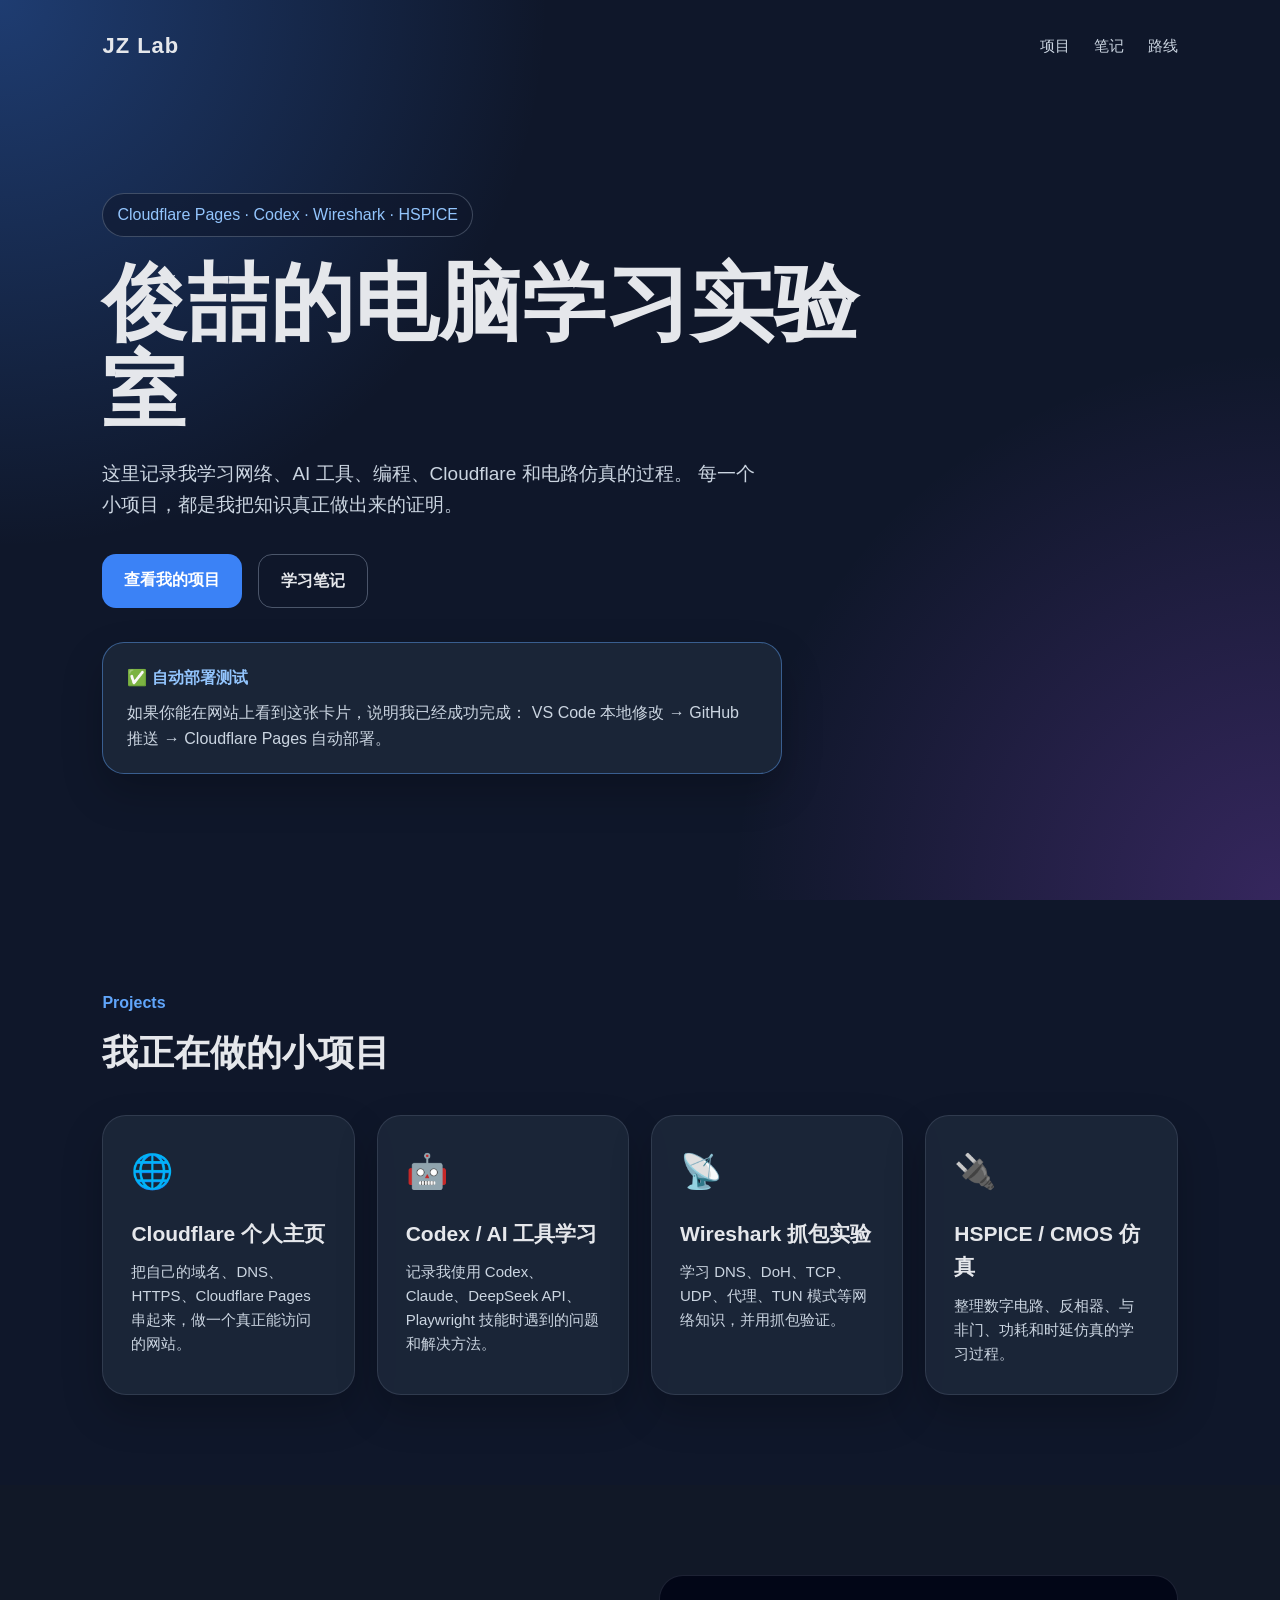
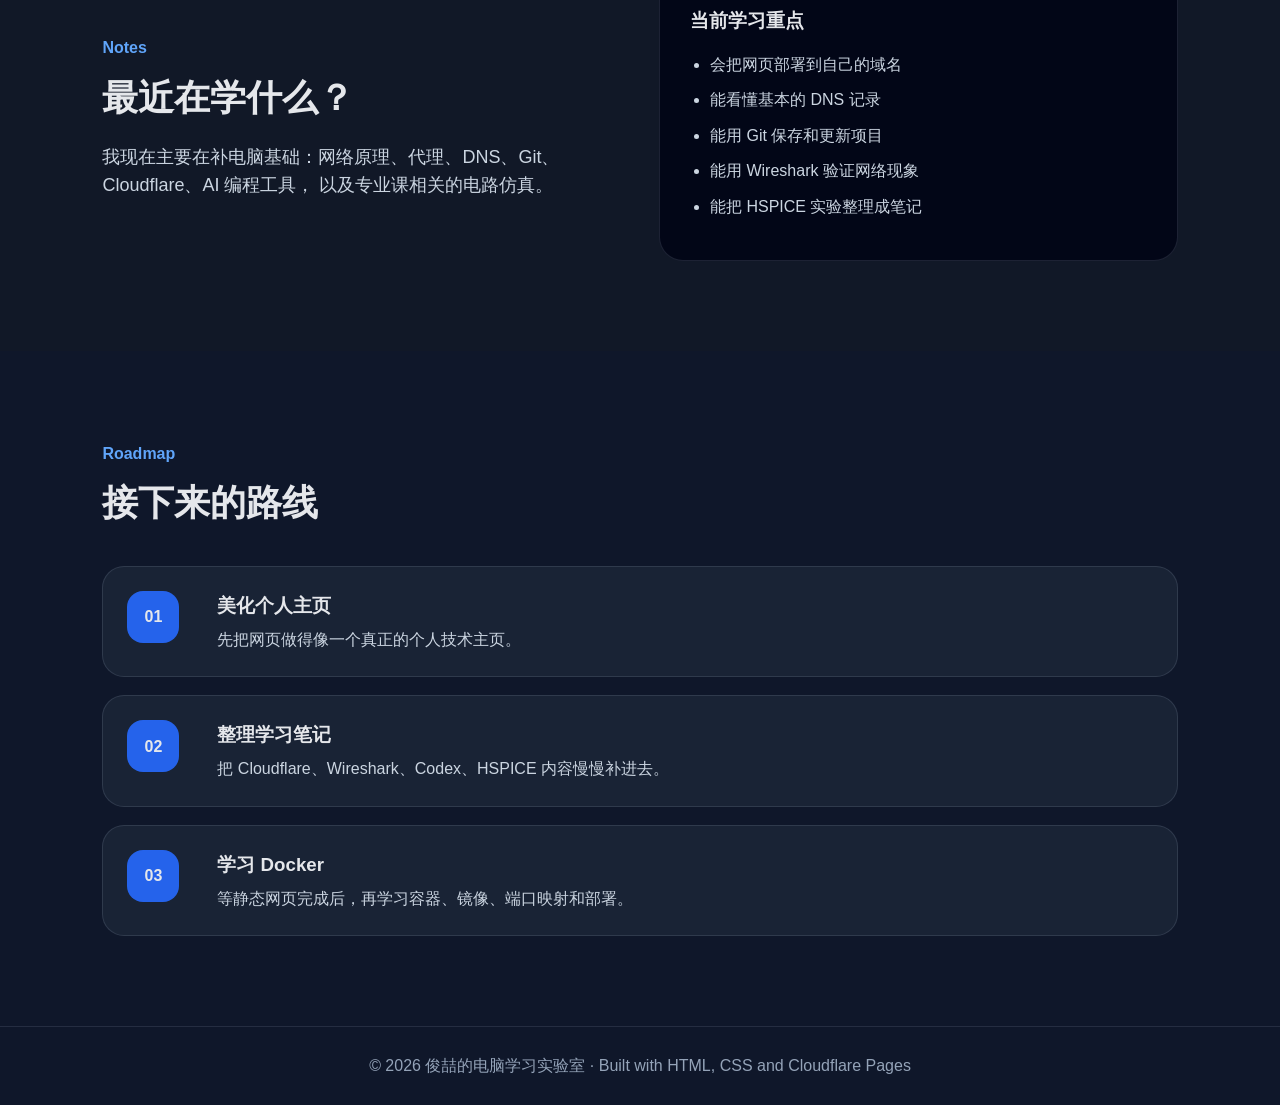
<file: index.html>
<!DOCTYPE html>
<html lang="zh-CN">
<head>
  <meta charset="UTF-8" />
  <meta name="viewport" content="width=device-width, initial-scale=1.0" />
  <title>俊喆的电脑学习实验室</title>
  <link rel="stylesheet" href="style.css" />
</head>
<body>
  <header class="hero">
    <nav class="navbar">
      <div class="logo">JZ Lab</div>
      <div class="nav-links">
        <a href="#projects">项目</a>
        <a href="#notes">笔记</a>
        <a href="#timeline">路线</a>
      </div>
    </nav>

    <section class="hero-content">
      <p class="tag">Cloudflare Pages · Codex · Wireshark · HSPICE</p>
      <h1>俊喆的电脑学习实验室</h1>
      <p class="desc">
        这里记录我学习网络、AI 工具、编程、Cloudflare 和电路仿真的过程。
        每一个小项目，都是我把知识真正做出来的证明。
      </p>

      <div class="hero-buttons">
        <a class="btn primary" href="#projects">查看我的项目</a>
        <a class="btn secondary" href="#notes">学习笔记</a>
      </div>
      <div class="deploy-test">
  <span>✅ 自动部署测试</span>
  <p>
    如果你能在网站上看到这张卡片，说明我已经成功完成：
    VS Code 本地修改 → GitHub 推送 → Cloudflare Pages 自动部署。
  </p>
</div>
    </section>
  </header>

  <main>
    <section class="section" id="projects">
      <div class="section-title">
        <p>Projects</p>
        <h2>我正在做的小项目</h2>
      </div>

      <div class="cards">
        <article class="card">
          <span class="icon">🌐</span>
          <h3>Cloudflare 个人主页</h3>
          <p>把自己的域名、DNS、HTTPS、Cloudflare Pages 串起来，做一个真正能访问的网站。</p>
        </article>

        <article class="card">
          <span class="icon">🤖</span>
          <h3>Codex / AI 工具学习</h3>
          <p>记录我使用 Codex、Claude、DeepSeek API、Playwright 技能时遇到的问题和解决方法。</p>
        </article>

        <article class="card">
          <span class="icon">📡</span>
          <h3>Wireshark 抓包实验</h3>
          <p>学习 DNS、DoH、TCP、UDP、代理、TUN 模式等网络知识，并用抓包验证。</p>
        </article>

        <article class="card">
          <span class="icon">🔌</span>
          <h3>HSPICE / CMOS 仿真</h3>
          <p>整理数字电路、反相器、与非门、功耗和时延仿真的学习过程。</p>
        </article>
      </div>
    </section>

    <section class="section split" id="notes">
      <div>
        <p class="mini-title">Notes</p>
        <h2>最近在学什么？</h2>
        <p class="text">
          我现在主要在补电脑基础：网络原理、代理、DNS、Git、Cloudflare、AI 编程工具，
          以及专业课相关的电路仿真。
        </p>
      </div>

      <div class="note-box">
        <h3>当前学习重点</h3>
        <ul>
          <li>会把网页部署到自己的域名</li>
          <li>能看懂基本的 DNS 记录</li>
          <li>能用 Git 保存和更新项目</li>
          <li>能用 Wireshark 验证网络现象</li>
          <li>能把 HSPICE 实验整理成笔记</li>
        </ul>
      </div>
    </section>

    <section class="section" id="timeline">
      <div class="section-title">
        <p>Roadmap</p>
        <h2>接下来的路线</h2>
      </div>

      <div class="timeline">
        <div class="timeline-item">
          <span>01</span>
          <div>
            <h3>美化个人主页</h3>
            <p>先把网页做得像一个真正的个人技术主页。</p>
          </div>
        </div>

        <div class="timeline-item">
          <span>02</span>
          <div>
            <h3>整理学习笔记</h3>
            <p>把 Cloudflare、Wireshark、Codex、HSPICE 内容慢慢补进去。</p>
          </div>
        </div>

        <div class="timeline-item">
          <span>03</span>
          <div>
            <h3>学习 Docker</h3>
            <p>等静态网页完成后，再学习容器、镜像、端口映射和部署。</p>
          </div>
        </div>
      </div>
    </section>
  </main>

  <footer>
    <p>© <span id="year"></span> 俊喆的电脑学习实验室 · Built with HTML, CSS and Cloudflare Pages</p>
  </footer>

  <script src="script.js"></script>
</body>
</html>
</file>
<file: style.css>
* {
  margin: 0;
  padding: 0;
  box-sizing: border-box;
}

html {
  scroll-behavior: smooth;
}

body {
  font-family: -apple-system, BlinkMacSystemFont, "Segoe UI", "Microsoft YaHei", sans-serif;
  background: #0f172a;
  color: #e5e7eb;
  line-height: 1.6;
}

a {
  color: inherit;
  text-decoration: none;
}

.hero {
  min-height: 100vh;
  padding: 28px 8%;
  background:
    radial-gradient(circle at top left, rgba(59, 130, 246, 0.35), transparent 35%),
    radial-gradient(circle at bottom right, rgba(168, 85, 247, 0.25), transparent 35%),
    #0f172a;
}

.navbar {
  display: flex;
  justify-content: space-between;
  align-items: center;
  margin-bottom: 130px;
}

.logo {
  font-size: 22px;
  font-weight: 800;
  letter-spacing: 1px;
}

.nav-links {
  display: flex;
  gap: 24px;
  font-size: 15px;
  color: #cbd5e1;
}

.nav-links a:hover {
  color: #ffffff;
}

.hero-content {
  max-width: 760px;
}

.tag {
  display: inline-block;
  padding: 8px 14px;
  margin-bottom: 22px;
  border: 1px solid rgba(148, 163, 184, 0.35);
  border-radius: 999px;
  color: #93c5fd;
  background: rgba(15, 23, 42, 0.55);
}

h1 {
  font-size: clamp(42px, 8vw, 84px);
  line-height: 1.05;
  margin-bottom: 24px;
}

.desc {
  max-width: 660px;
  font-size: 19px;
  color: #cbd5e1;
  margin-bottom: 34px;
}

.hero-buttons {
  display: flex;
  flex-wrap: wrap;
  gap: 16px;
}
.deploy-test {
  margin-top: 34px;
  padding: 22px 24px;
  max-width: 680px;
  border-radius: 22px;
  background: rgba(30, 41, 59, 0.78);
  border: 1px solid rgba(96, 165, 250, 0.45);
  box-shadow: 0 18px 40px rgba(0, 0, 0, 0.22);
}

.deploy-test span {
  display: inline-block;
  margin-bottom: 10px;
  color: #93c5fd;
  font-weight: 800;
}

.deploy-test p {
  color: #cbd5e1;
  font-size: 16px;
}

.btn {
  padding: 13px 22px;
  border-radius: 14px;
  font-weight: 700;
  transition: 0.2s;
}

.btn:hover {
  transform: translateY(-3px);
}

.primary {
  background: #3b82f6;
  color: white;
}

.secondary {
  border: 1px solid rgba(148, 163, 184, 0.45);
  color: #e5e7eb;
}

.section {
  padding: 90px 8%;
}

.section-title {
  margin-bottom: 34px;
}

.section-title p,
.mini-title {
  color: #60a5fa;
  font-weight: 700;
  margin-bottom: 8px;
}

.section-title h2,
.split h2 {
  font-size: 36px;
}

.cards {
  display: grid;
  grid-template-columns: repeat(4, 1fr);
  gap: 22px;
}

.card {
  padding: 28px;
  border-radius: 24px;
  background: rgba(30, 41, 59, 0.78);
  border: 1px solid rgba(148, 163, 184, 0.18);
  box-shadow: 0 18px 40px rgba(0, 0, 0, 0.22);
  transition: 0.25s;
}

.card:hover {
  transform: translateY(-8px);
  border-color: rgba(96, 165, 250, 0.7);
}

.icon {
  font-size: 34px;
}

.card h3 {
  margin: 18px 0 10px;
  font-size: 21px;
}

.card p {
  color: #cbd5e1;
  font-size: 15px;
}

.split {
  display: grid;
  grid-template-columns: 1fr 1fr;
  gap: 38px;
  align-items: center;
  background: #111827;
}

.text {
  color: #cbd5e1;
  font-size: 18px;
  margin-top: 16px;
}

.note-box {
  padding: 30px;
  border-radius: 24px;
  background: #020617;
  border: 1px solid rgba(148, 163, 184, 0.18);
}

.note-box h3 {
  margin-bottom: 16px;
}

.note-box ul {
  padding-left: 20px;
  color: #cbd5e1;
}

.note-box li {
  margin-bottom: 10px;
}

.timeline {
  display: grid;
  gap: 18px;
}

.timeline-item {
  display: grid;
  grid-template-columns: 70px 1fr;
  gap: 20px;
  padding: 24px;
  border-radius: 22px;
  background: rgba(30, 41, 59, 0.72);
  border: 1px solid rgba(148, 163, 184, 0.18);
}

.timeline-item span {
  width: 52px;
  height: 52px;
  display: grid;
  place-items: center;
  border-radius: 16px;
  background: #2563eb;
  font-weight: 800;
}

.timeline-item h3 {
  margin-bottom: 6px;
}

.timeline-item p {
  color: #cbd5e1;
}

footer {
  padding: 26px 8%;
  text-align: center;
  color: #94a3b8;
  border-top: 1px solid rgba(148, 163, 184, 0.16);
}

@media (max-width: 1000px) {
  .cards {
    grid-template-columns: repeat(2, 1fr);
  }

  .split {
    grid-template-columns: 1fr;
  }
}

@media (max-width: 640px) {
  .navbar {
    margin-bottom: 90px;
  }

  .nav-links {
    display: none;
  }

  .cards {
    grid-template-columns: 1fr;
  }

  .section {
    padding: 70px 6%;
  }

  .timeline-item {
    grid-template-columns: 1fr;
  }
}
</file>
